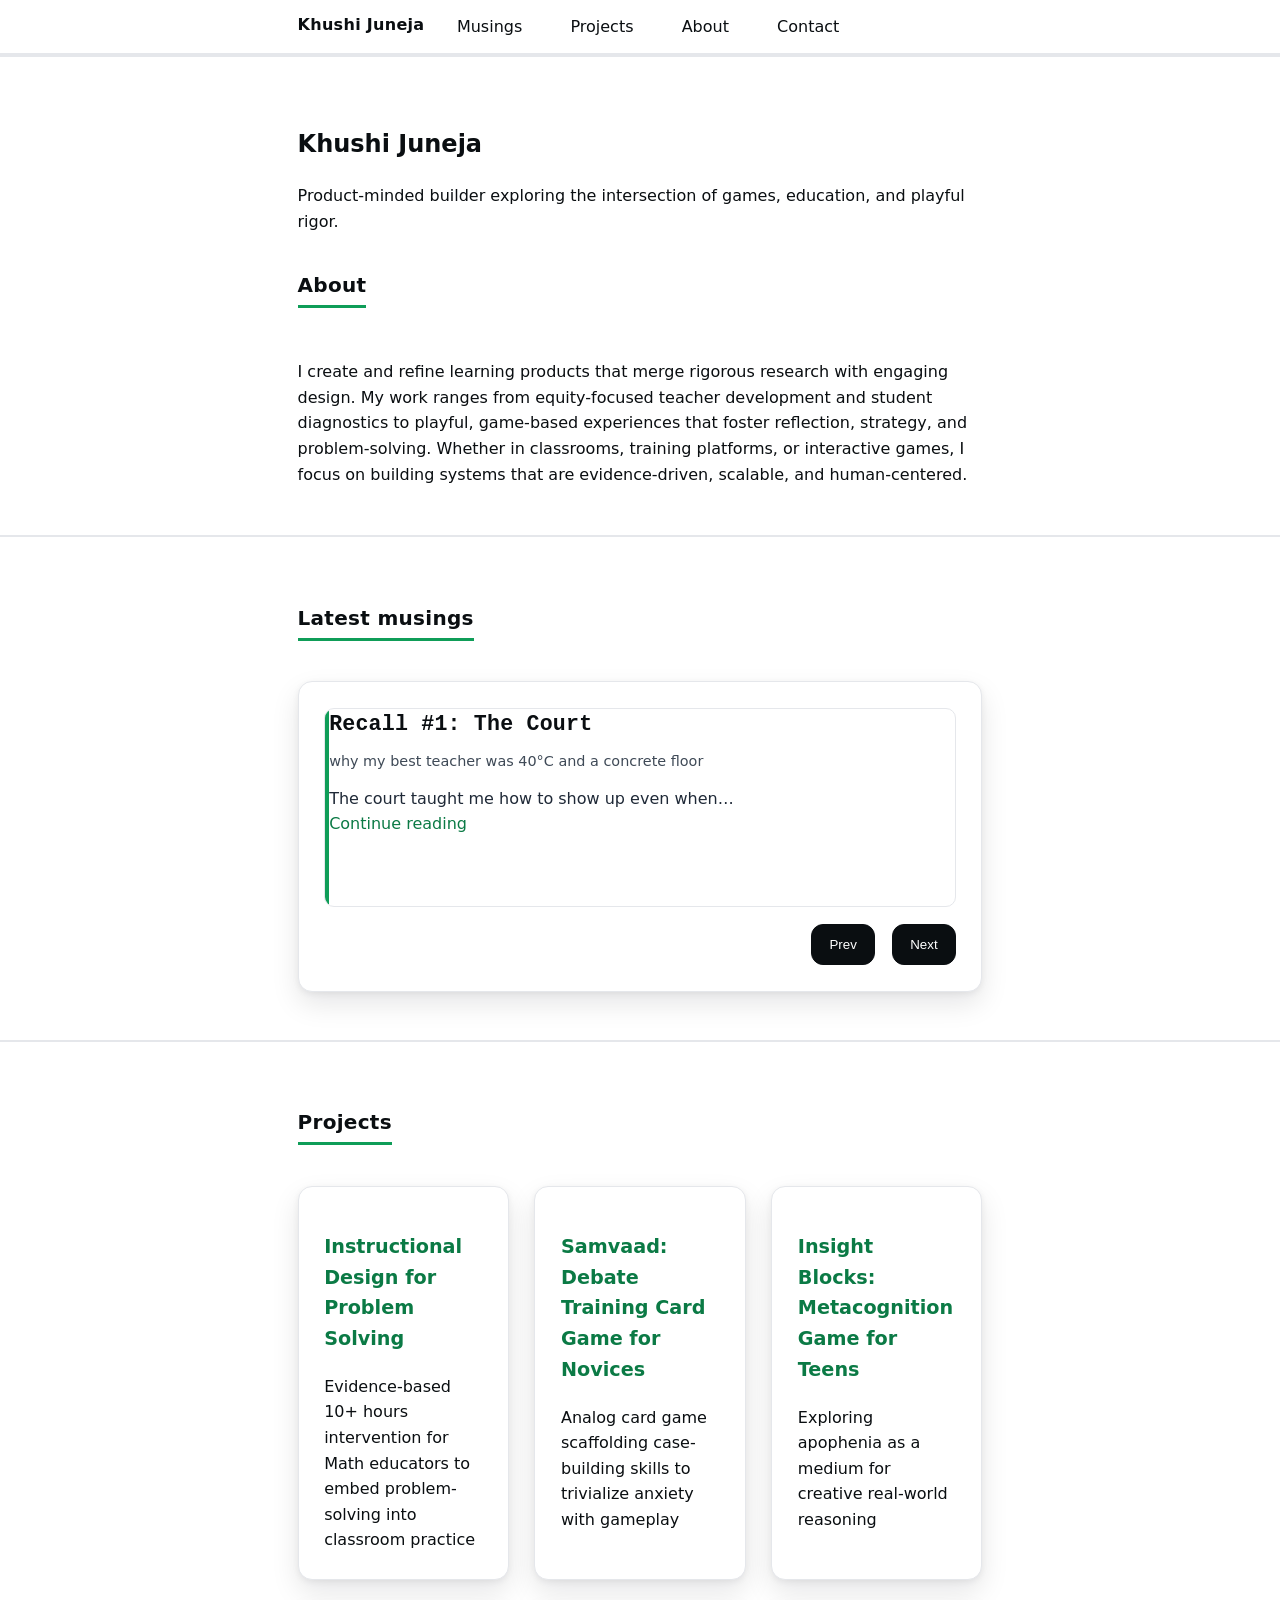
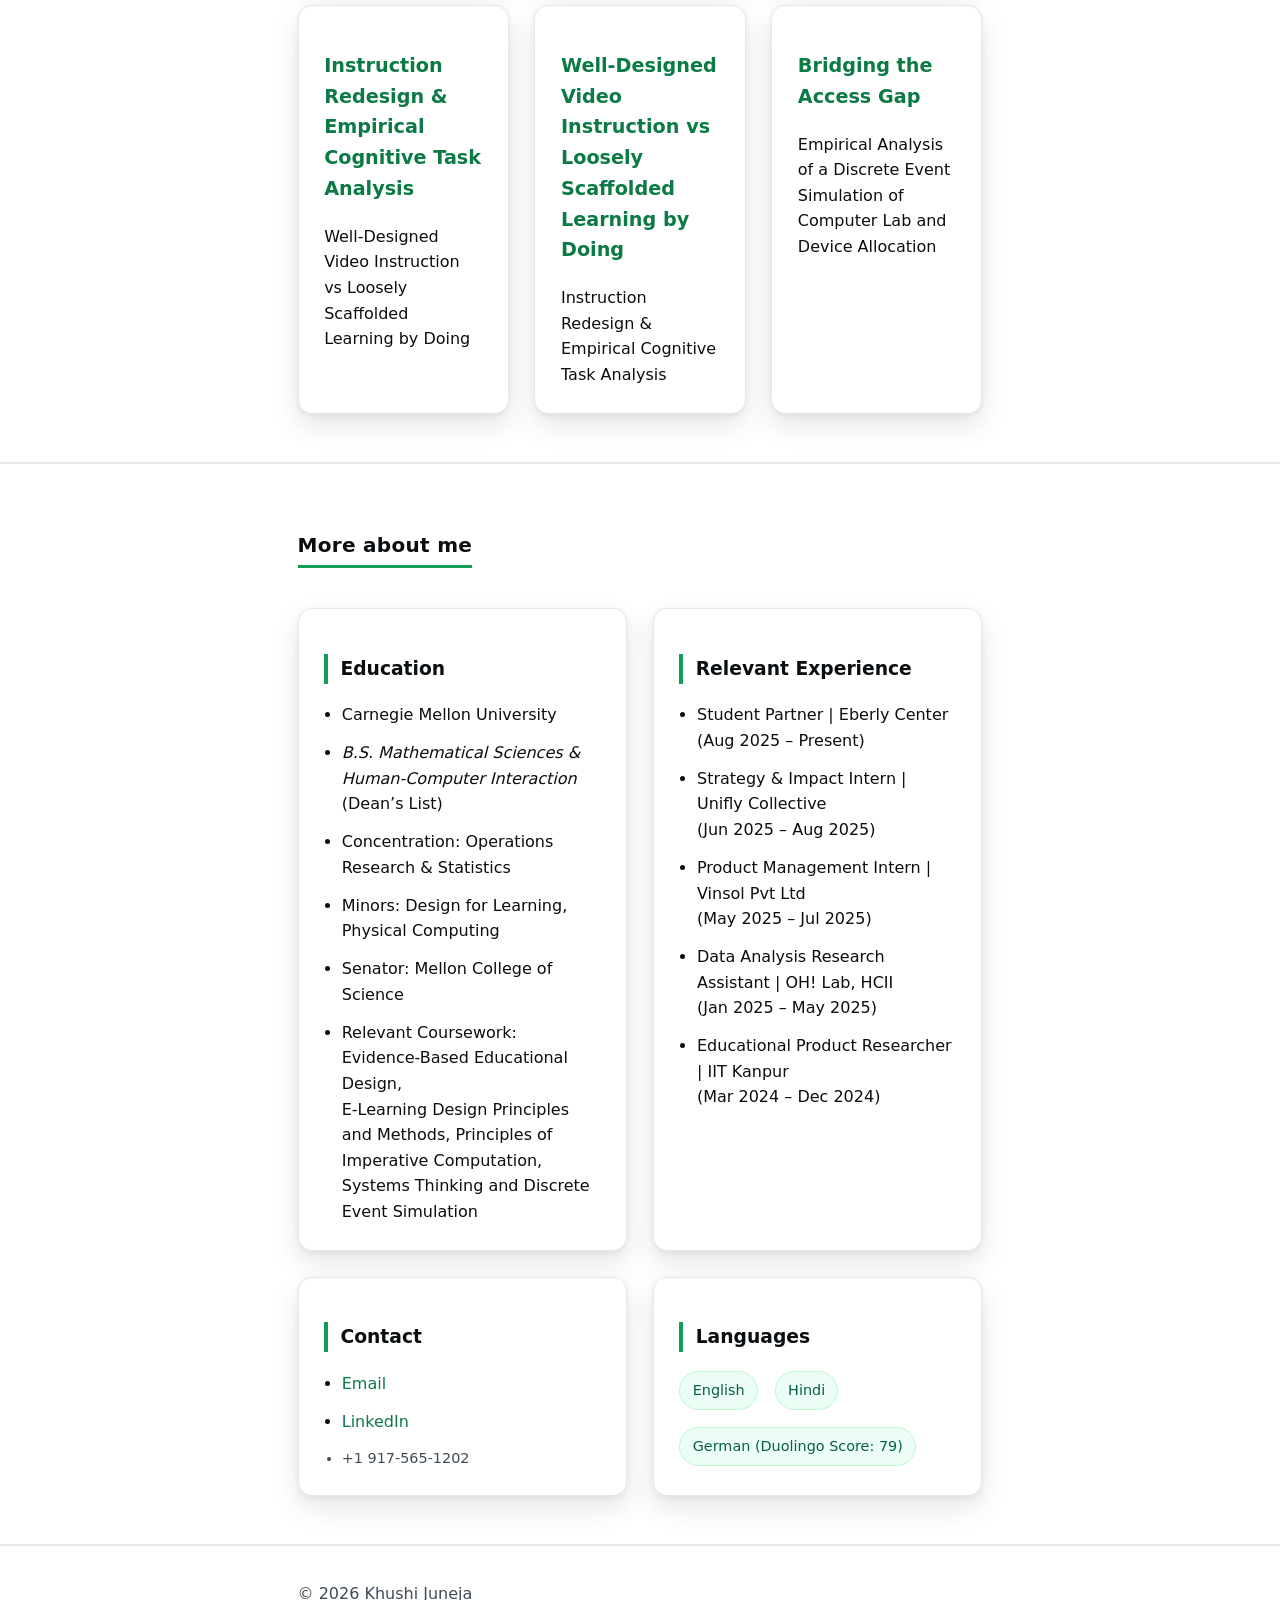
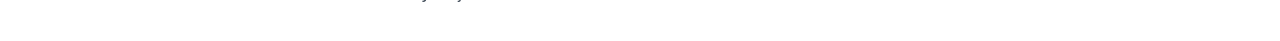
<file: index.html>
<!doctype html>
<html lang="en">
<head>
  <meta charset="utf-8" />
  <meta name="viewport" content="width=device-width, initial-scale=1" />
  <title>Khushi Juneja</title>
  <meta name="theme-color" content="#0f172a" />
  <meta property="og:title" content="Khushi Juneja" />
  <meta property="og:type" content="website" />
  <meta property="og:image" content="data:image/svg+xml,<svg xmlns='http://www.w3.org/2000/svg' width='1200' height='630'><rect width='100%25' height='100%25' fill='%2318243a'/><text x='50%25' y='50%25' dominant-baseline='middle' text-anchor='middle' fill='white' font-family='system-ui, -apple-system, Segoe UI, Roboto, Helvetica, Arial, sans-serif' font-size='48'>Khushi Juneja – Portfolio</text></svg>" />
  <link rel="icon" href="data:image/svg+xml,<svg xmlns='http://www.w3.org/2000/svg' viewBox='0 0 16 16'><rect width='16' height='16' rx='3' fill='%2318243a'/><text x='8' y='11' text-anchor='middle' font-size='10' fill='white' font-family='system-ui'>KJ</text></svg>">
  <link rel="stylesheet" href="style.css" />
</head>
<body id="top">
  <a class="skip-link" href="#main">Skip to content</a>

  <header class="site-header" role="banner">
    <div class="wrap cluster">
      <a class="brand" href="#top" aria-label="Home">Khushi Juneja</a>
      <nav aria-label="Primary" class="site-nav">
        <ul class="cluster">
          <li><a href="#musings">Musings</a></li>
          <li><a href="#projects">Projects</a></li>
          <li><a href="#about">About</a></li>
          <li><a href="#contact">Contact</a></li>
        </ul>
      </nav>
    </div>
  </header>

  <main id="main" tabindex="-1">
    <!-- Intro -->
    <section id="intro" class="section reveal" aria-labelledby="intro-title">
      <div class="wrap stack-lg">
        <header class="stack-sm">
          <h1 id="intro-title" class="site-title">Khushi Juneja</h1>
          <p class="tagline">
            Product-minded builder exploring the intersection of games, education, and playful rigor.
          </p>
        </header>
        <h2 class="section-label">
          About
        </h2>
        <p class="intro-text">
          I create and refine learning products that merge rigorous research with engaging design. My work ranges from equity-focused teacher development and student diagnostics to playful, game-based experiences that foster reflection, strategy, and problem-solving. Whether in classrooms, training platforms, or interactive games, I focus on building systems that are evidence-driven, scalable, and human-centered.        </p>
      </div>
    </section>

    <!-- Rotating Substack Posts -->
<section id="musings" class="section reveal" aria-labelledby="musings-title">
  <div class="wrap stack-md">
    <h2 id="musings-title" class="section-label">
      Latest musings
    </h2>

    <div class="carousel card" role="region" aria-label="Latest posts carousel">
      <div class="carousel-viewport" id="carousel-viewport" aria-live="polite">
        <ul class="carousel-track" id="carousel-track">
          <!-- Slides injected by script.js -->
        </ul>
      </div>

      <div class="carousel-controls cluster">
        <button type="button" class="btn" id="prev-btn" aria-label="Previous post">Prev</button>
        <button type="button" class="btn" id="next-btn" aria-label="Next post">Next</button>
      </div>
    </div>
  </div>
</section>

    <!-- Projects Grid (aligned to resume) -->
    <section id="projects" class="section reveal" aria-labelledby="projects-title">
      <div class="wrap stack-md">
        <h2 id="projects-title" class="section-label">
          Projects
        </h2>

        <div class="projects-grid">
          <article class="card project">
            <header class="stack-xs">
              <h3><a href="#" aria-describedby="p2-desc">Instructional Design for Problem Solving</a></h3>
            </header>
            <p>Evidence-based 10+ hours intervention for Math educators to embed problem-solving into classroom practice</p>
          </article>

          <article class="card project">
            <header class="stack-xs">
              <h3><a href="#" aria-describedby="p3-desc">Samvaad: Debate Training Card Game for Novices</a></h3>
            </header>
            <p>Analog card game scaffolding case-building skills to trivialize anxiety with gameplay</p>
          </article>

          <article class="card project">
            <header class="stack-xs">
              <h3><a href="#" aria-describedby="p4-desc">Insight Blocks: Metacognition Game for Teens</a></h3>
            </header>
            <p>Exploring apophenia as a medium for creative real-world reasoning</p>
          </article>
          
          <article class="card project">
            <header class="stack-xs">
              <h3><a href="#" aria-describedby="p3-desc">Instruction Redesign & Empirical Cognitive Task Analysis</a></h3>
            </header>
            <p>Well-Designed Video Instruction vs Loosely Scaffolded Learning by Doing</p>
          </article>

          <article class="card project">
            <header class="stack-xs">
              <h3><a href="#" aria-describedby="p3-desc">Well-Designed Video Instruction vs Loosely Scaffolded Learning by Doing</a></h3>
            </header>
            <p>Instruction Redesign & Empirical Cognitive Task Analysis</p>
          </article>
          
          <article class="card project">
            <header class="stack-xs">
              <h3><a href="#" aria-describedby="p3-desc">Bridging the Access Gap</a></h3>
            </header>
            <p>Empirical Analysis of a Discrete Event Simulation of Computer Lab and Device Allocation</p>
          </article>
        </div>
      </div>
    </section>

    <!-- About (In-depth) -->
    <section id="about" class="section reveal" aria-labelledby="about-title">
      <div class="wrap stack-md">
        <h2 id="about-title" class="section-label">
          More about me 
        </h2>

        <div class="about-grid">

          <section aria-labelledby="edu-title" class="card stack-sm">
            <h3 id="edu-title">Education</h3>
            <ul class="stack-xs">
              <li>Carnegie Mellon University</li>
              <li><i>B.S. Mathematical Sciences & Human-Computer Interaction</i> (Dean’s List)</li>
              <li>Concentration: Operations Research & Statistics</li>
              <li>Minors: Design for Learning, Physical Computing</li>
              <li>Senator: Mellon College of Science</li>
              <li>Relevant Coursework: <br> Evidence-Based Educational Design, <br> E-Learning Design Principles and Methods, Principles of Imperative Computation, Systems Thinking and Discrete Event Simulation
              </li>
              </ul>
          </section>

          <section aria-labelledby="resume-title" class="card stack-sm">
            <h3 id="resume-title">Relevant Experience</h3>
            <ul class="stack-xs">
              <li>Student Partner | Eberly Center <br> (Aug 2025 – Present)</li>
              <li>Strategy & Impact Intern | Unifly Collective <br>(Jun 2025 – Aug 2025)</li>
              <li>Product Management Intern | Vinsol Pvt Ltd <br>(May 2025 – Jul 2025)</li>
              <li>Data Analysis Research Assistant | OH! Lab, HCII <br>(Jan 2025 – May 2025)</li>
              <li>Educational Product Researcher | IIT Kanpur <br>(Mar 2024 – Dec 2024)</li>
            </ul>
          </section>

          <section id="contact" aria-labelledby="contact-title" class="card stack-sm">
            <h3 id="contact-title">Contact </h3>
            <ul class="stack-xs">
              <li><a class="link" href="mailto:kjuneja@andrew.cmu.edu">Email</a></li>
              <li><a class="link" href="https://www.linkedin.com/in/kj3010/" rel="noopener">LinkedIn</a></li>
              <li class="muted small">+1 917-565-1202</li>
            </ul>
          </section>
          
          <section aria-labelledby="lang-title" class="card stack-sm">
            <h3 id="lang-title">Languages</h3>
            <ul class="cluster tags">
              <li>English</li><li>Hindi</li><li>German (Duolingo Score: 79)</li>
            </ul>
          </section>

        </div>
      </div>
    </section>
  </main>

  <footer class="site-footer">
    <div class="wrap cluster">
      <p>© <span id="year"></span> Khushi Juneja</p>
    </div>
  </footer>

  <script src="script.js" defer></script>
<script id="posts-data" type="application/json">
[
  {
    "title": "Recall #1: The Court",
    "subtitle": "why my best teacher was 40°C and a concrete floor",
    "excerpt": "The court taught me how to show up even when I did not feel like it. How to lose and still come back. How to listen, recover, and adjust mid-play. It was school without walls. Learning that lived in my body and stayed with me long after the game ended. The court taught me more than any classroom ever had.",
    "url": "https://recallprotocol.substack.com/p/recall-1-the-court"
  },
  {
    "title": "Protocol #1: No Questions Asked",
    "subtitle": "because in some rooms, certainty offends more than hesitation does",
    "excerpt": "And in those moments, I’m caught between two logics. One that says trust should be quiet. And one that says trust must be demonstrated through performance. Neither is wrong. But they operate on different rules.",
    "url": "https://recallprotocol.substack.com/p/protocol-1-no-questions-asked"
  },
  {
    "title": "Recall #2: Cinnamon",
    "subtitle": "seasoning new beginnings with old flavours.",
    "excerpt": "My sister said I treat recipes like math homework, but I wasn’t trying to be inventive. I just wanted something to feel predictable.",
    "url": "https://recallprotocol.substack.com/p/recall-2-cinnamon"
  },
  {
    "title": "Protocol #2: Messy Makings of Morality",
    "subtitle": "what we teach in learning about the rights of wrongs",
    "excerpt": "What emerges is a hidden curriculum. One that teaches students not just how to behave, but how to perform goodness in a way that is legible, non-threatening, and socially acceptable.",
    "url": "https://recallprotocol.substack.com/p/protocol-1-messy-makings-of-morality"
  }
]
</script>
</body>
</html>
</file>
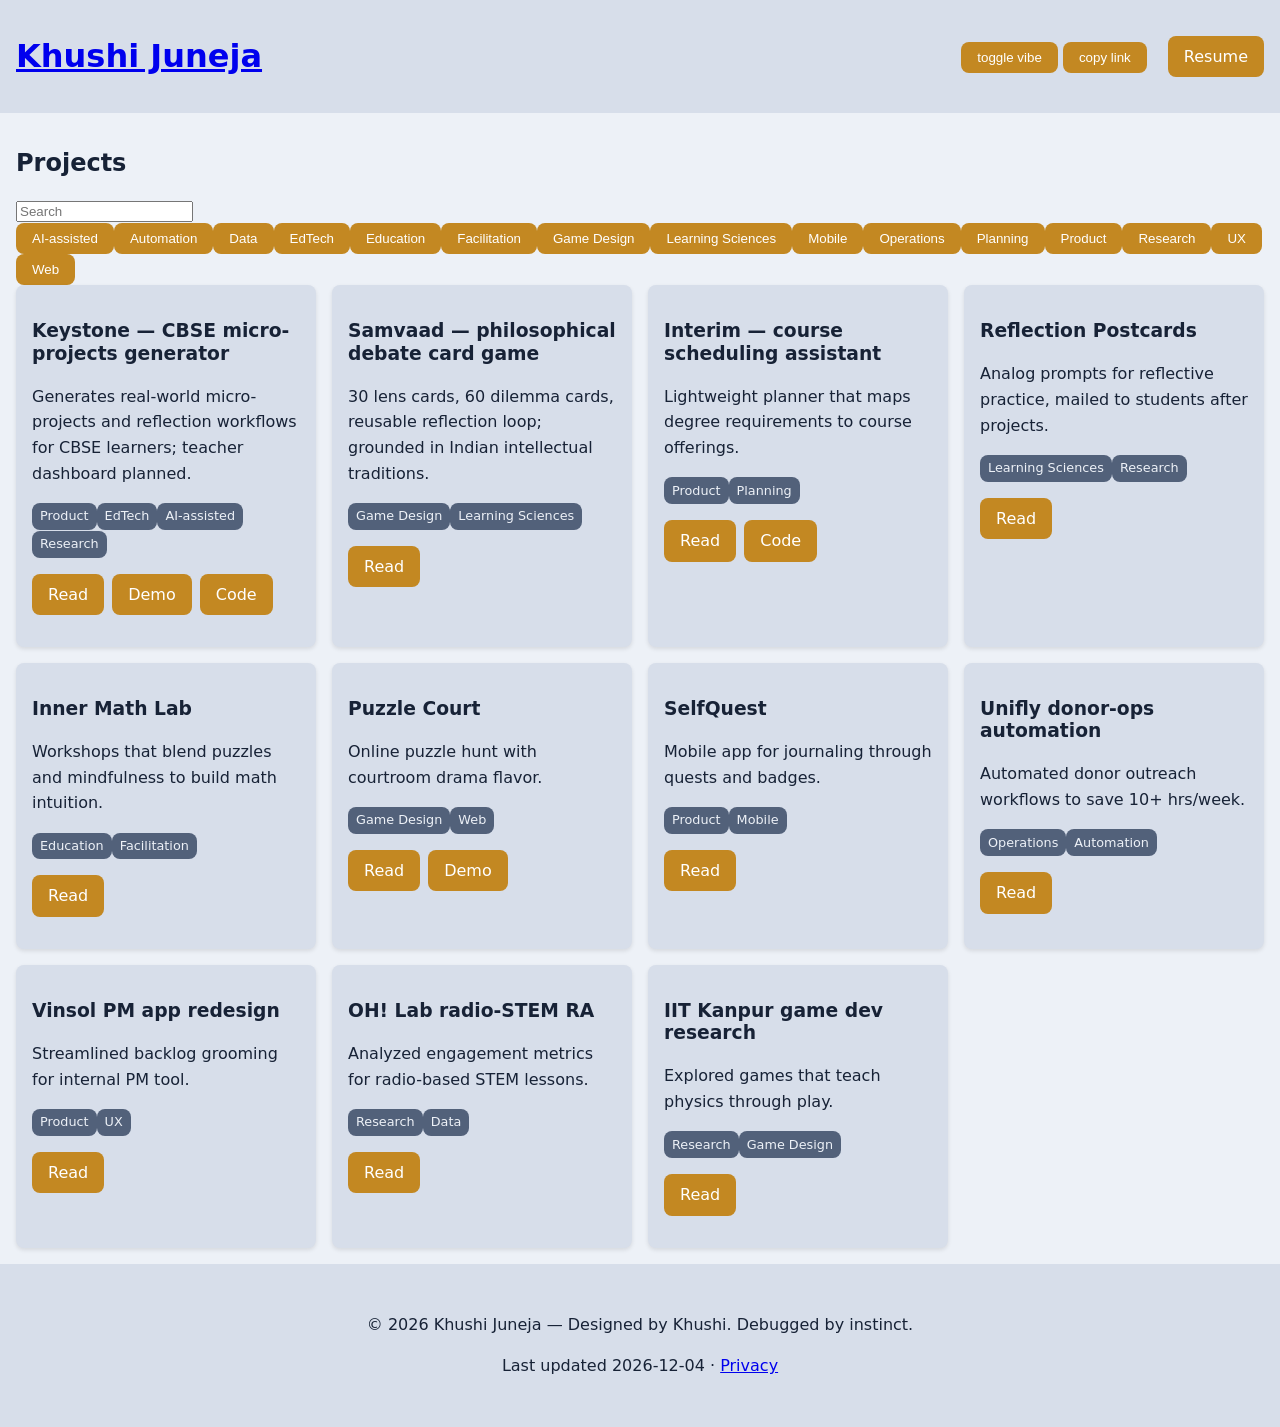
<file: projects/index.html>
<!doctype html>
<html lang="en">
<head>
<meta charset="utf-8">
<title>Projects — Khushi Juneja</title>
<meta name="viewport" content="width=device-width, initial-scale=1">
<meta name="description" content="Project work by Khushi Juneja">
<link rel="canonical" href="https://frazzled-kj.github.io/projects/">
<link rel="icon" href="/assets/favicon.svg" type="image/svg+xml">
<link rel="stylesheet" href="/assets/styles.css">
<meta property="og:title" content="Projects — Khushi Juneja">
<meta property="og:description" content="Project work by Khushi Juneja">
<meta property="og:image" content="/assets/og.svg">
</head>
<body>
<a class="skip-link" href="#main">Skip to content</a>
<header>
  <h1><a href="/">Khushi Juneja</a></h1>
  <div class="nav-links">
    <button id="vibe-btn" class="vibe-toggle" aria-label="toggle vibe">toggle vibe</button>
    <button id="copy-vibe" aria-label="copy theme link">copy link</button><span id="copy-confirm" aria-live="polite"></span>
    <a href="#" class="button">Resume</a>
  </div>
</header>
<main id="main">
  <h2>Projects</h2>
  <div class="filters">
    <input id="search" type="search" placeholder="Search" aria-label="search projects">
    <div id="tag-filters"></div>
  </div>
  <div id="all-projects" class="grid projects">
    <article class="card"><h3>Keystone</h3><p>CBSE micro-projects generator.</p></article>
    <article class="card"><h3>Samvaad</h3><p>philosophical debate card game.</p></article>
  </div>
</main>
<footer>
  <p>&copy; <span id="year"></span> Khushi Juneja — Designed by Khushi. Debugged by instinct.</p>
  <p>Last updated <span id="last-updated"></span> · <a href="#">Privacy</a></p>
</footer>
<script src="/assets/app.js" defer></script>
<script>document.getElementById('year').textContent=new Date().getFullYear();</script>
</body>
</html>
</file>
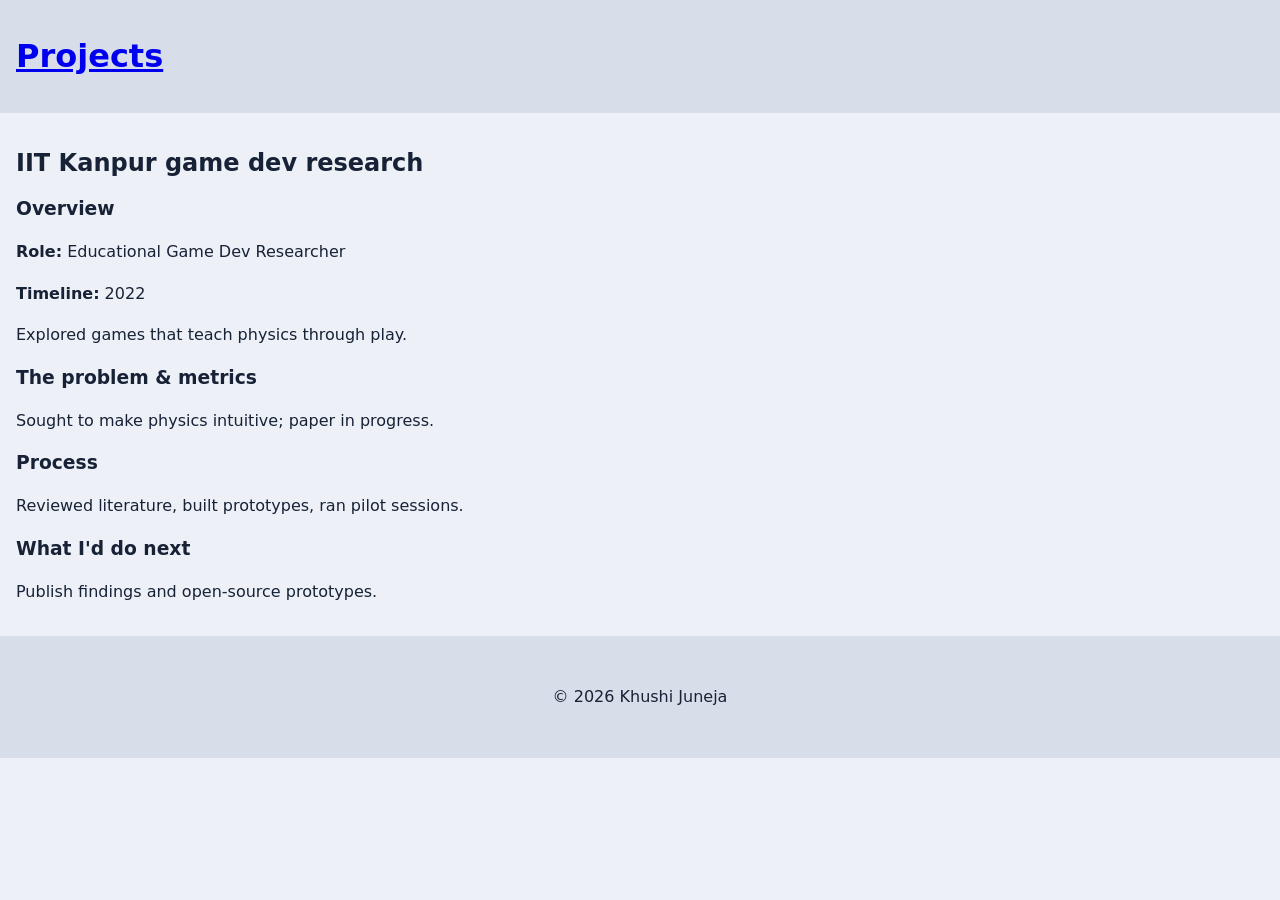
<file: projects/iitk-game-dev/index.html>
<!doctype html>
<html lang="en">
<head>
<meta charset="utf-8">
<title>IIT Kanpur game dev — Khushi Juneja</title>
<meta name="viewport" content="width=device-width, initial-scale=1">
<meta name="description" content="IIT Kanpur game dev research">
<link rel="icon" href="/assets/favicon.svg" type="image/svg+xml">
<link rel="stylesheet" href="/assets/styles.css">
</head>
<body>
<a class="skip-link" href="#main">Skip to content</a>
<header><h1><a href="/projects/">Projects</a></h1></header>
<main id="main">
  <article>
    <h2>IIT Kanpur game dev research</h2>
    <section>
      <h3>Overview</h3>
      <p><strong>Role:</strong> Educational Game Dev Researcher</p>
      <p><strong>Timeline:</strong> 2022</p>
      <p>Explored games that teach physics through play.</p>
    </section>
    <section>
      <h3>The problem & metrics</h3>
      <p>Sought to make physics intuitive; paper in progress.</p>
    </section>
    <section>
      <h3>Process</h3>
      <p>Reviewed literature, built prototypes, ran pilot sessions.</p>
    </section>
    <section>
      <h3>What I'd do next</h3>
      <p>Publish findings and open-source prototypes.</p>
    </section>
  </article>
</main>
<footer><p>&copy; <span id="year"></span> Khushi Juneja</p></footer>
<script src="/assets/app.js" defer></script>
<script>document.getElementById('year').textContent=new Date().getFullYear();</script>
</body>
</html>
</file>
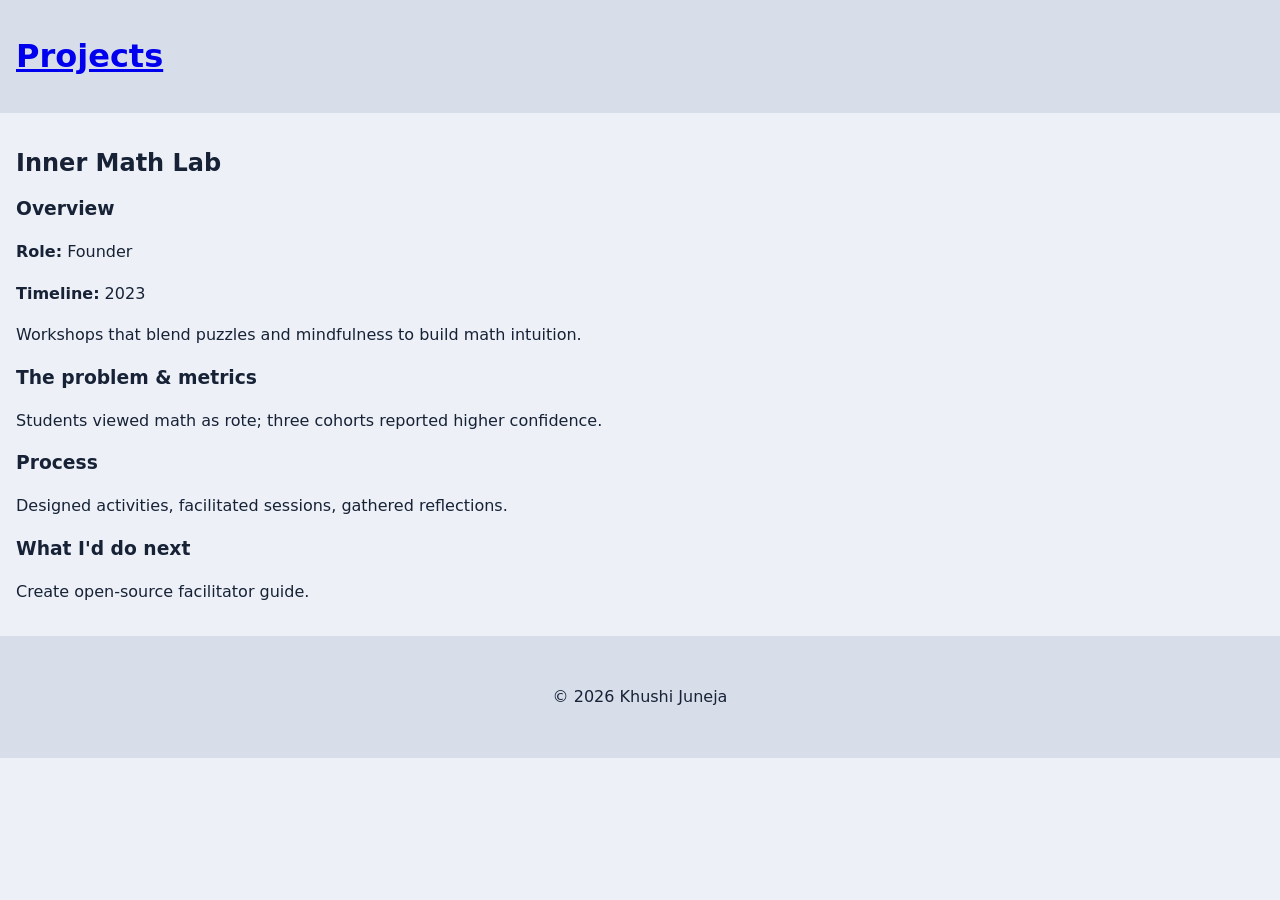
<file: projects/inner-math-lab/index.html>
<!doctype html>
<html lang="en">
<head>
<meta charset="utf-8">
<title>Inner Math Lab — Khushi Juneja</title>
<meta name="viewport" content="width=device-width, initial-scale=1">
<meta name="description" content="Inner Math Lab">
<link rel="icon" href="/assets/favicon.svg" type="image/svg+xml">
<link rel="stylesheet" href="/assets/styles.css">
</head>
<body>
<a class="skip-link" href="#main">Skip to content</a>
<header><h1><a href="/projects/">Projects</a></h1></header>
<main id="main">
  <article>
    <h2>Inner Math Lab</h2>
    <section>
      <h3>Overview</h3>
      <p><strong>Role:</strong> Founder</p>
      <p><strong>Timeline:</strong> 2023</p>
      <p>Workshops that blend puzzles and mindfulness to build math intuition.</p>
    </section>
    <section>
      <h3>The problem & metrics</h3>
      <p>Students viewed math as rote; three cohorts reported higher confidence.</p>
    </section>
    <section>
      <h3>Process</h3>
      <p>Designed activities, facilitated sessions, gathered reflections.</p>
    </section>
    <section>
      <h3>What I'd do next</h3>
      <p>Create open-source facilitator guide.</p>
    </section>
  </article>
</main>
<footer><p>&copy; <span id="year"></span> Khushi Juneja</p></footer>
<script src="/assets/app.js" defer></script>
<script>document.getElementById('year').textContent=new Date().getFullYear();</script>
</body>
</html>
</file>
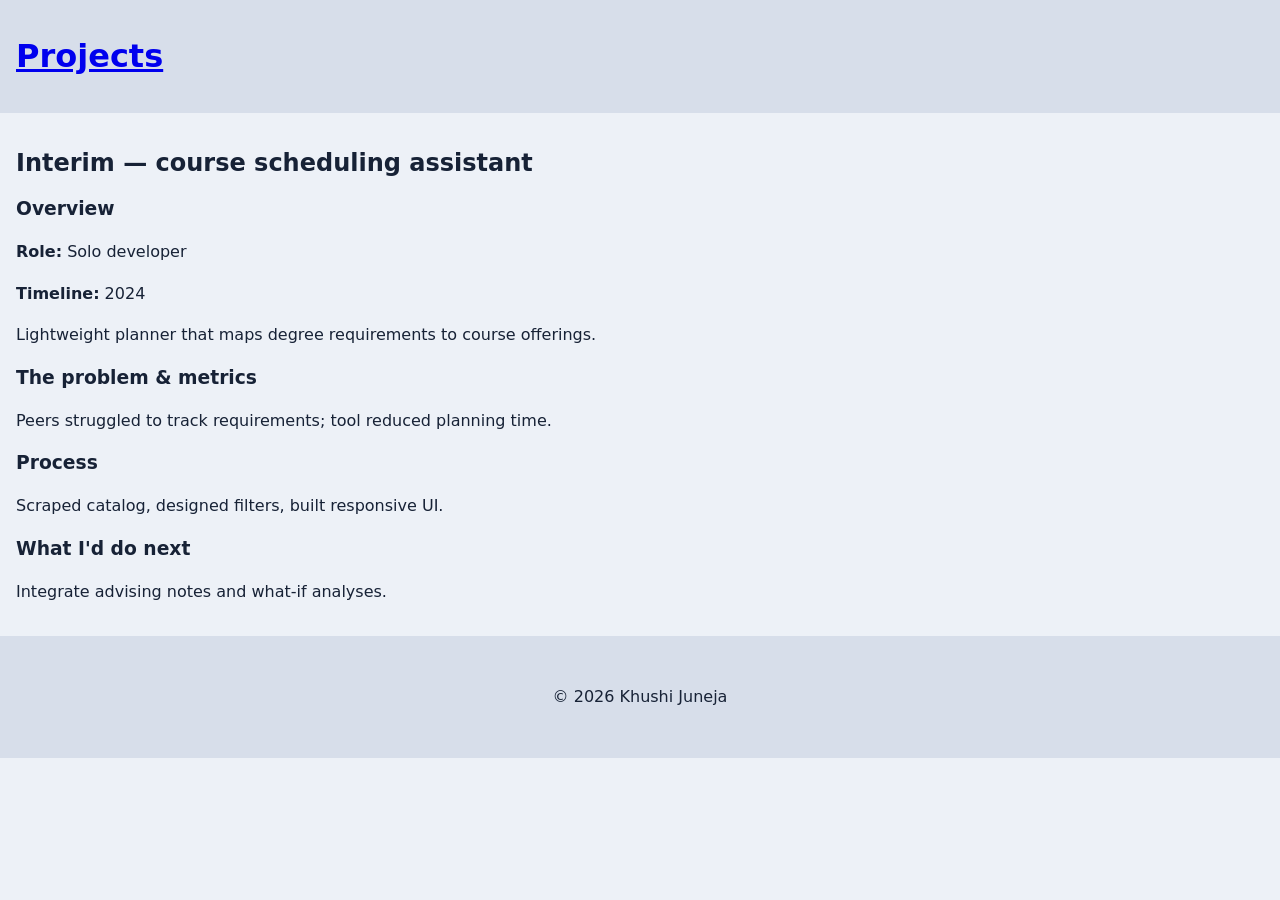
<file: projects/interim/index.html>
<!doctype html>
<html lang="en">
<head>
<meta charset="utf-8">
<title>Interim — Khushi Juneja</title>
<meta name="viewport" content="width=device-width, initial-scale=1">
<meta name="description" content="Interim — course scheduling assistant">
<link rel="icon" href="/assets/favicon.svg" type="image/svg+xml">
<link rel="stylesheet" href="/assets/styles.css">
</head>
<body>
<a class="skip-link" href="#main">Skip to content</a>
<header><h1><a href="/projects/">Projects</a></h1></header>
<main id="main">
  <article>
    <h2>Interim — course scheduling assistant</h2>
    <section>
      <h3>Overview</h3>
      <p><strong>Role:</strong> Solo developer</p>
      <p><strong>Timeline:</strong> 2024</p>
      <p>Lightweight planner that maps degree requirements to course offerings.</p>
    </section>
    <section>
      <h3>The problem & metrics</h3>
      <p>Peers struggled to track requirements; tool reduced planning time.</p>
    </section>
    <section>
      <h3>Process</h3>
      <p>Scraped catalog, designed filters, built responsive UI.</p>
    </section>
    <section>
      <h3>What I'd do next</h3>
      <p>Integrate advising notes and what-if analyses.</p>
    </section>
  </article>
</main>
<footer><p>&copy; <span id="year"></span> Khushi Juneja</p></footer>
<script src="/assets/app.js" defer></script>
<script>document.getElementById('year').textContent=new Date().getFullYear();</script>
</body>
</html>
</file>
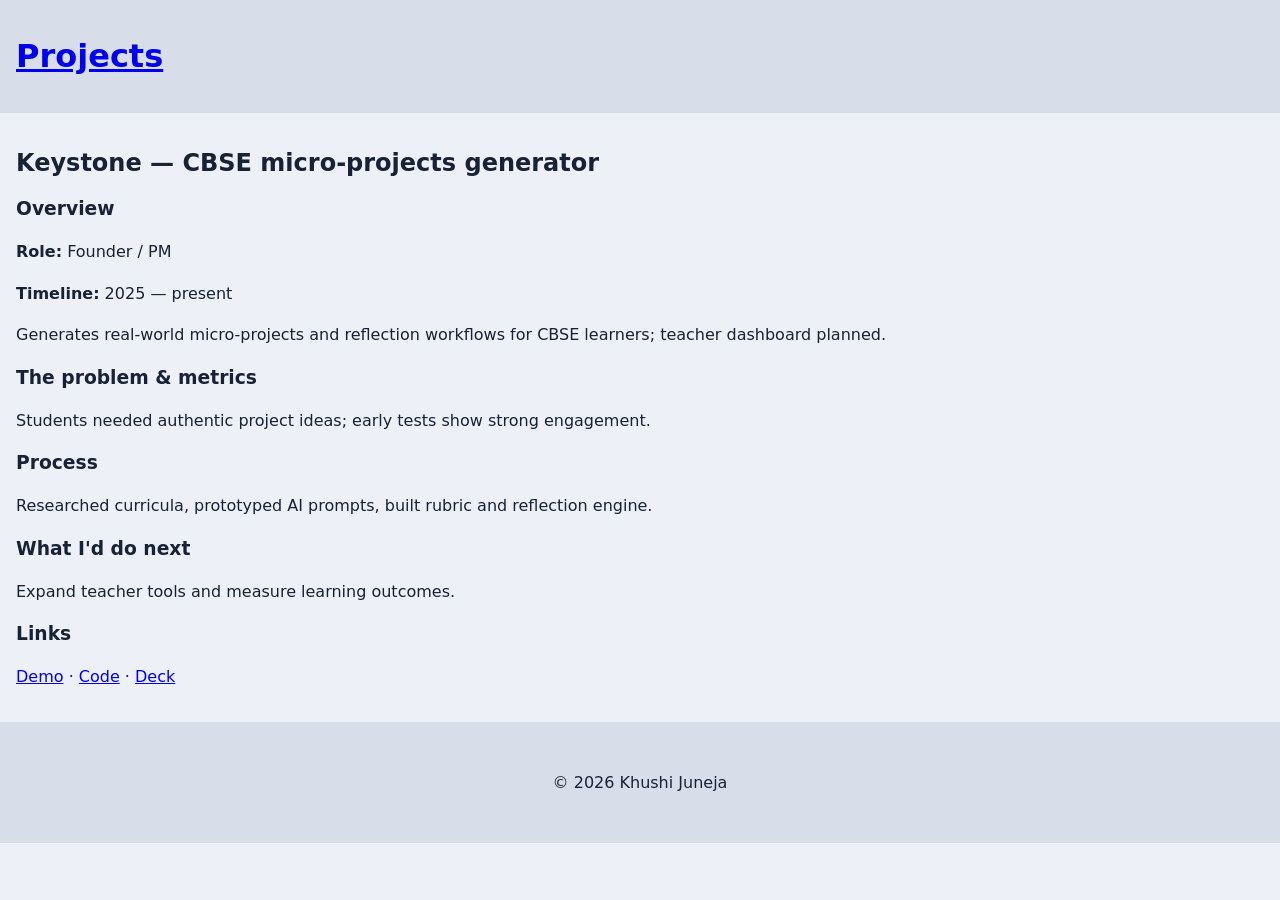
<file: projects/keystone/index.html>
<!doctype html>
<html lang="en">
<head>
<meta charset="utf-8">
<title>Keystone — Khushi Juneja</title>
<meta name="viewport" content="width=device-width, initial-scale=1">
<meta name="description" content="Keystone — CBSE micro-projects generator">
<link rel="icon" href="/assets/favicon.svg" type="image/svg+xml">
<link rel="stylesheet" href="/assets/styles.css">
</head>
<body>
<a class="skip-link" href="#main">Skip to content</a>
<header><h1><a href="/projects/">Projects</a></h1></header>
<main id="main">
  <article>
    <h2>Keystone — CBSE micro-projects generator</h2>
    <section>
      <h3>Overview</h3>
      <p><strong>Role:</strong> Founder / PM</p>
      <p><strong>Timeline:</strong> 2025 — present</p>
      <p>Generates real-world micro-projects and reflection workflows for CBSE learners; teacher dashboard planned.</p>
    </section>
    <section>
      <h3>The problem & metrics</h3>
      <p>Students needed authentic project ideas; early tests show strong engagement.</p>
    </section>
    <section>
      <h3>Process</h3>
      <p>Researched curricula, prototyped AI prompts, built rubric and reflection engine.</p>
    </section>
    <section>
      <h3>What I'd do next</h3>
      <p>Expand teacher tools and measure learning outcomes.</p>
    </section>
    <section>
      <h3>Links</h3>
      <p><a href="#">Demo</a> · <a href="#">Code</a> · <a href="#">Deck</a></p>
    </section>
  </article>
</main>
<footer>
  <p>&copy; <span id="year"></span> Khushi Juneja</p>
</footer>
<script src="/assets/app.js" defer></script>
<script>document.getElementById('year').textContent=new Date().getFullYear();</script>
</body>
</html>
</file>
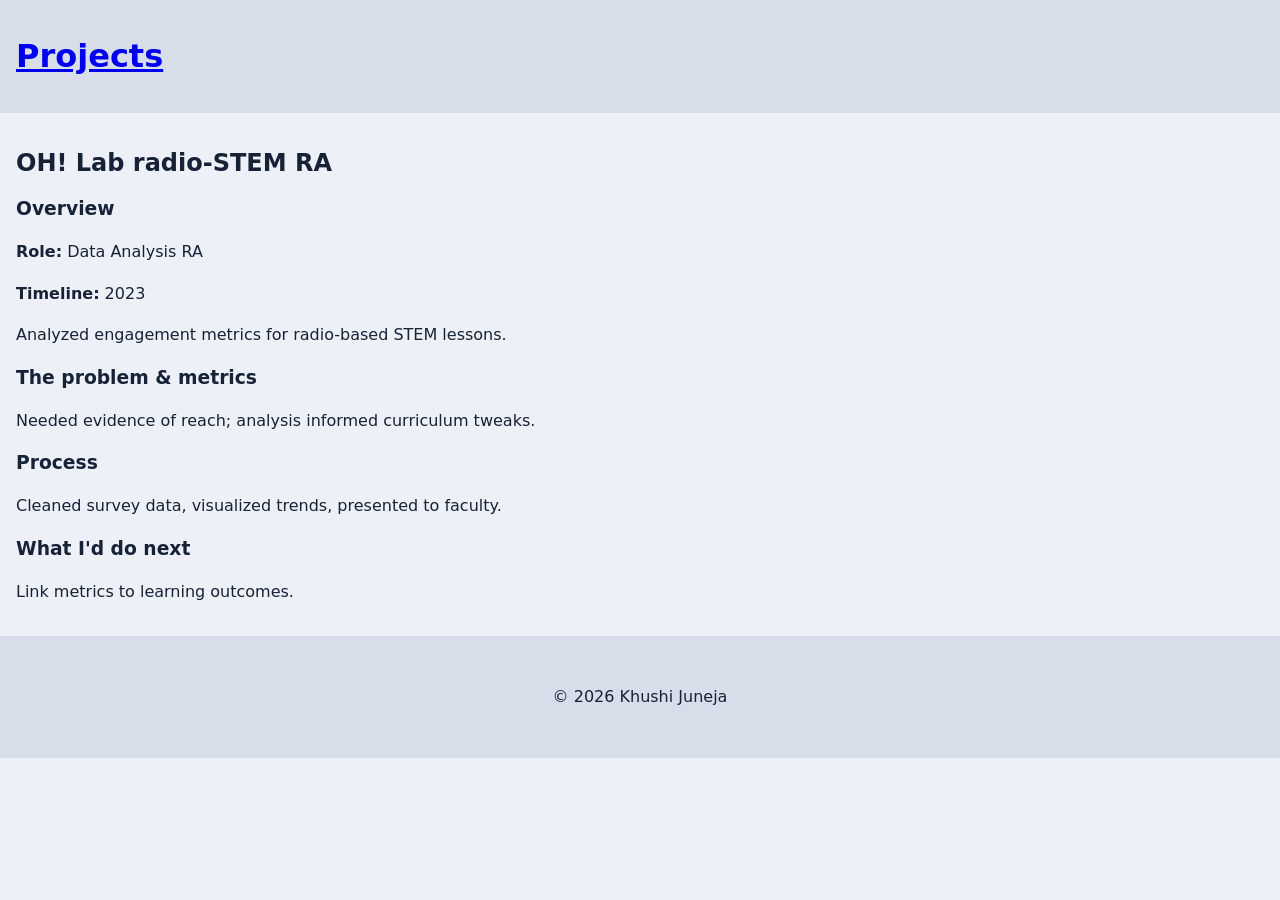
<file: projects/oh-lab-ra/index.html>
<!doctype html>
<html lang="en">
<head>
<meta charset="utf-8">
<title>OH! Lab RA — Khushi Juneja</title>
<meta name="viewport" content="width=device-width, initial-scale=1">
<meta name="description" content="OH! Lab radio-STEM RA">
<link rel="icon" href="/assets/favicon.svg" type="image/svg+xml">
<link rel="stylesheet" href="/assets/styles.css">
</head>
<body>
<a class="skip-link" href="#main">Skip to content</a>
<header><h1><a href="/projects/">Projects</a></h1></header>
<main id="main">
  <article>
    <h2>OH! Lab radio-STEM RA</h2>
    <section>
      <h3>Overview</h3>
      <p><strong>Role:</strong> Data Analysis RA</p>
      <p><strong>Timeline:</strong> 2023</p>
      <p>Analyzed engagement metrics for radio-based STEM lessons.</p>
    </section>
    <section>
      <h3>The problem & metrics</h3>
      <p>Needed evidence of reach; analysis informed curriculum tweaks.</p>
    </section>
    <section>
      <h3>Process</h3>
      <p>Cleaned survey data, visualized trends, presented to faculty.</p>
    </section>
    <section>
      <h3>What I'd do next</h3>
      <p>Link metrics to learning outcomes.</p>
    </section>
  </article>
</main>
<footer><p>&copy; <span id="year"></span> Khushi Juneja</p></footer>
<script src="/assets/app.js" defer></script>
<script>document.getElementById('year').textContent=new Date().getFullYear();</script>
</body>
</html>
</file>
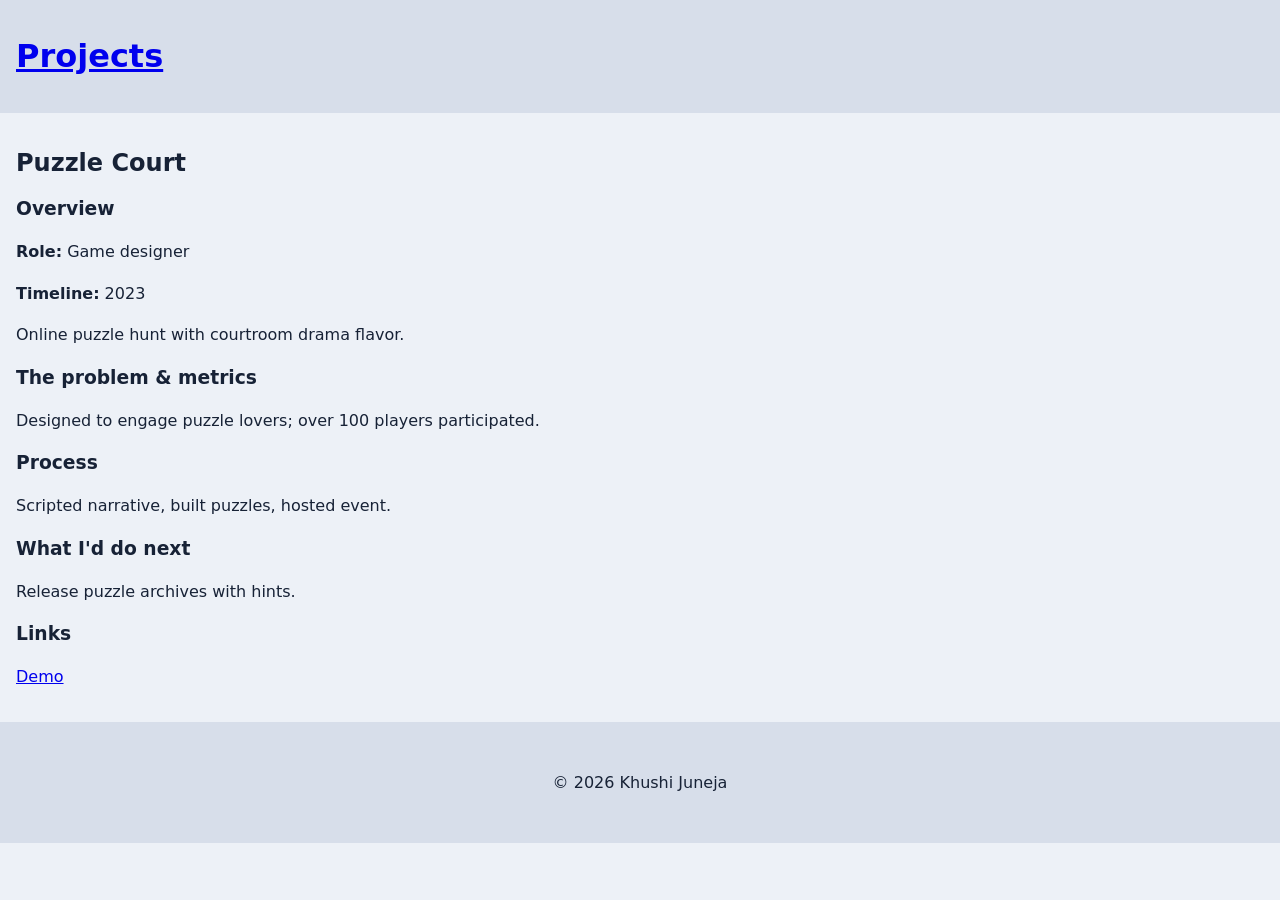
<file: projects/puzzle-court/index.html>
<!doctype html>
<html lang="en">
<head>
<meta charset="utf-8">
<title>Puzzle Court — Khushi Juneja</title>
<meta name="viewport" content="width=device-width, initial-scale=1">
<meta name="description" content="Puzzle Court">
<link rel="icon" href="/assets/favicon.svg" type="image/svg+xml">
<link rel="stylesheet" href="/assets/styles.css">
</head>
<body>
<a class="skip-link" href="#main">Skip to content</a>
<header><h1><a href="/projects/">Projects</a></h1></header>
<main id="main">
  <article>
    <h2>Puzzle Court</h2>
    <section>
      <h3>Overview</h3>
      <p><strong>Role:</strong> Game designer</p>
      <p><strong>Timeline:</strong> 2023</p>
      <p>Online puzzle hunt with courtroom drama flavor.</p>
    </section>
    <section>
      <h3>The problem & metrics</h3>
      <p>Designed to engage puzzle lovers; over 100 players participated.</p>
    </section>
    <section>
      <h3>Process</h3>
      <p>Scripted narrative, built puzzles, hosted event.</p>
    </section>
    <section>
      <h3>What I'd do next</h3>
      <p>Release puzzle archives with hints.</p>
    </section>
    <section>
      <h3>Links</h3>
      <p><a href="#">Demo</a></p>
    </section>
  </article>
</main>
<footer><p>&copy; <span id="year"></span> Khushi Juneja</p></footer>
<script src="/assets/app.js" defer></script>
<script>document.getElementById('year').textContent=new Date().getFullYear();</script>
</body>
</html>
</file>
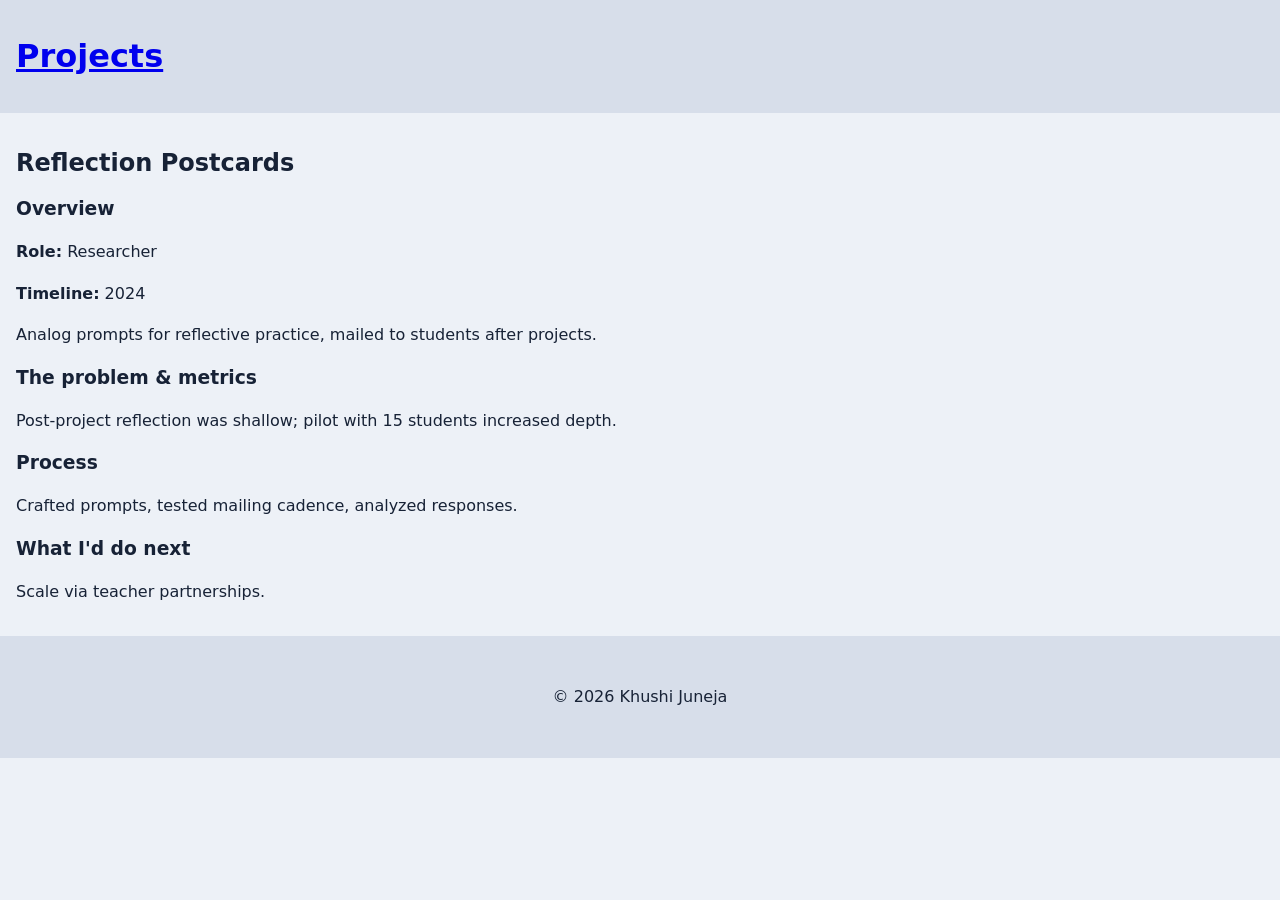
<file: projects/reflection-postcards/index.html>
<!doctype html>
<html lang="en">
<head>
<meta charset="utf-8">
<title>Reflection Postcards — Khushi Juneja</title>
<meta name="viewport" content="width=device-width, initial-scale=1">
<meta name="description" content="Reflection Postcards">
<link rel="icon" href="/assets/favicon.svg" type="image/svg+xml">
<link rel="stylesheet" href="/assets/styles.css">
</head>
<body>
<a class="skip-link" href="#main">Skip to content</a>
<header><h1><a href="/projects/">Projects</a></h1></header>
<main id="main">
  <article>
    <h2>Reflection Postcards</h2>
    <section>
      <h3>Overview</h3>
      <p><strong>Role:</strong> Researcher</p>
      <p><strong>Timeline:</strong> 2024</p>
      <p>Analog prompts for reflective practice, mailed to students after projects.</p>
    </section>
    <section>
      <h3>The problem & metrics</h3>
      <p>Post-project reflection was shallow; pilot with 15 students increased depth.</p>
    </section>
    <section>
      <h3>Process</h3>
      <p>Crafted prompts, tested mailing cadence, analyzed responses.</p>
    </section>
    <section>
      <h3>What I'd do next</h3>
      <p>Scale via teacher partnerships.</p>
    </section>
  </article>
</main>
<footer><p>&copy; <span id="year"></span> Khushi Juneja</p></footer>
<script src="/assets/app.js" defer></script>
<script>document.getElementById('year').textContent=new Date().getFullYear();</script>
</body>
</html>
</file>
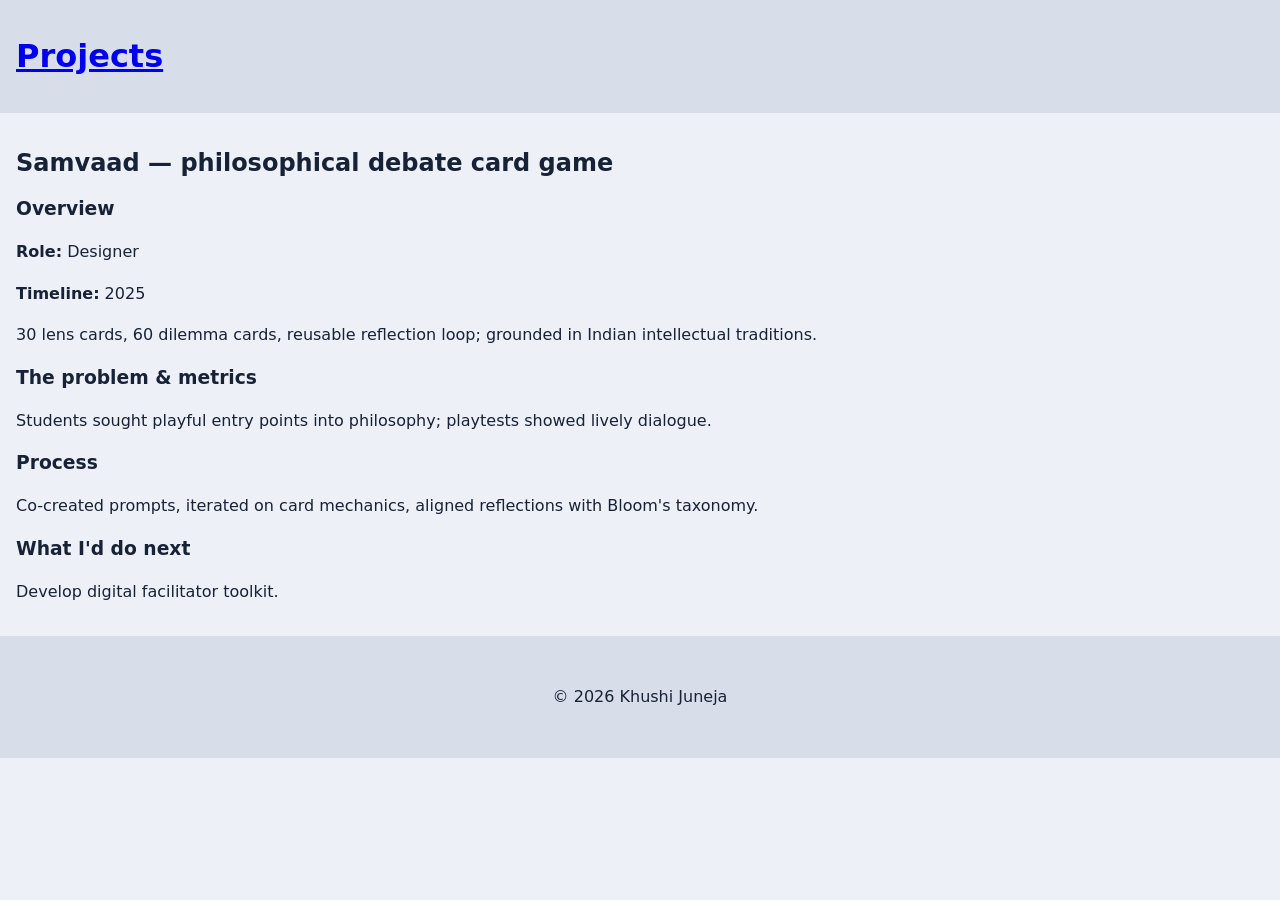
<file: projects/samvaad/index.html>
<!doctype html>
<html lang="en">
<head>
<meta charset="utf-8">
<title>Samvaad — Khushi Juneja</title>
<meta name="viewport" content="width=device-width, initial-scale=1">
<meta name="description" content="Samvaad — philosophical debate card game">
<link rel="icon" href="/assets/favicon.svg" type="image/svg+xml">
<link rel="stylesheet" href="/assets/styles.css">
</head>
<body>
<a class="skip-link" href="#main">Skip to content</a>
<header><h1><a href="/projects/">Projects</a></h1></header>
<main id="main">
  <article>
    <h2>Samvaad — philosophical debate card game</h2>
    <section>
      <h3>Overview</h3>
      <p><strong>Role:</strong> Designer</p>
      <p><strong>Timeline:</strong> 2025</p>
      <p>30 lens cards, 60 dilemma cards, reusable reflection loop; grounded in Indian intellectual traditions.</p>
    </section>
    <section>
      <h3>The problem & metrics</h3>
      <p>Students sought playful entry points into philosophy; playtests showed lively dialogue.</p>
    </section>
    <section>
      <h3>Process</h3>
      <p>Co-created prompts, iterated on card mechanics, aligned reflections with Bloom's taxonomy.</p>
    </section>
    <section>
      <h3>What I'd do next</h3>
      <p>Develop digital facilitator toolkit.</p>
    </section>
  </article>
</main>
<footer>
  <p>&copy; <span id="year"></span> Khushi Juneja</p>
</footer>
<script src="/assets/app.js" defer></script>
<script>document.getElementById('year').textContent=new Date().getFullYear();</script>
</body>
</html>
</file>
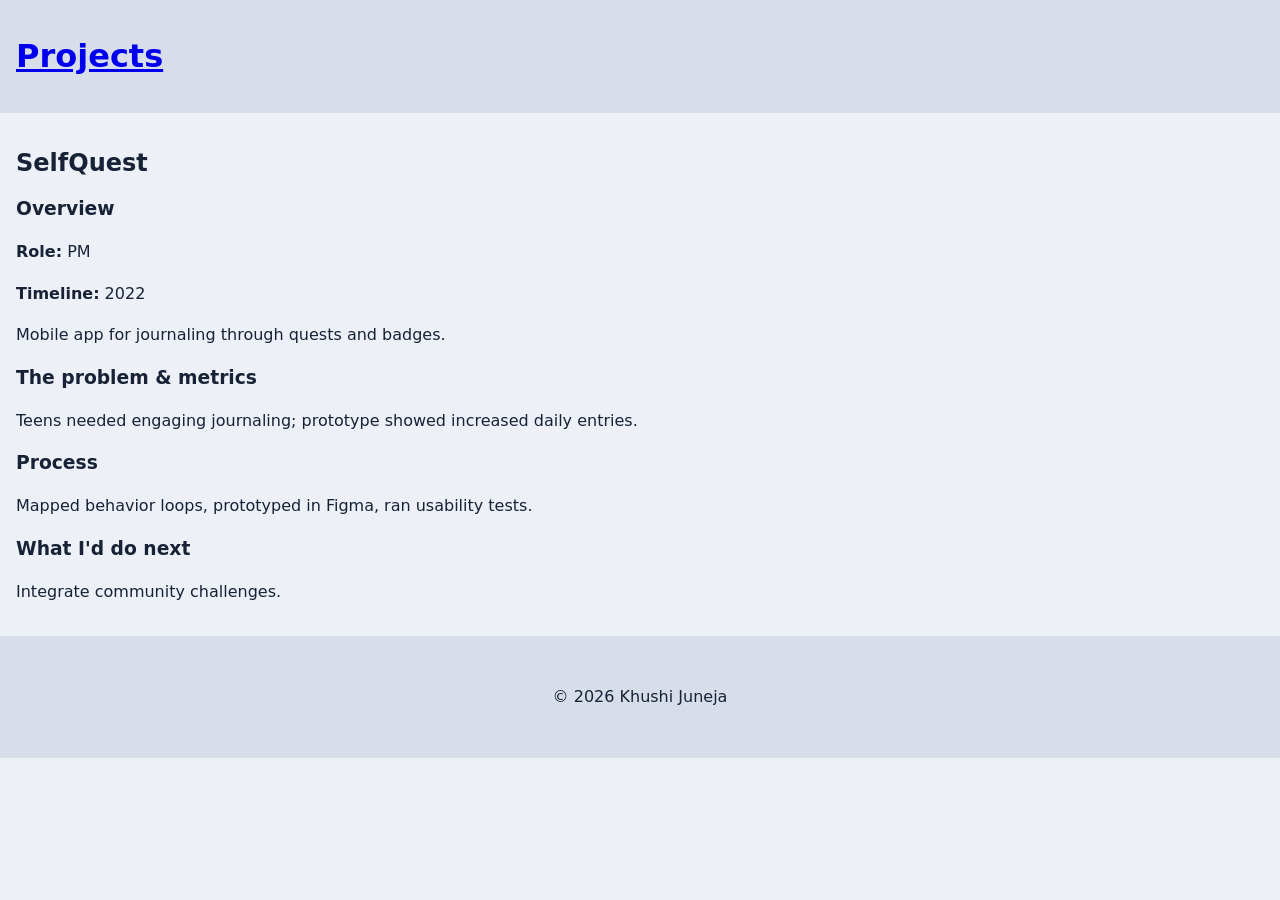
<file: projects/selfquest/index.html>
<!doctype html>
<html lang="en">
<head>
<meta charset="utf-8">
<title>SelfQuest — Khushi Juneja</title>
<meta name="viewport" content="width=device-width, initial-scale=1">
<meta name="description" content="SelfQuest">
<link rel="icon" href="/assets/favicon.svg" type="image/svg+xml">
<link rel="stylesheet" href="/assets/styles.css">
</head>
<body>
<a class="skip-link" href="#main">Skip to content</a>
<header><h1><a href="/projects/">Projects</a></h1></header>
<main id="main">
  <article>
    <h2>SelfQuest</h2>
    <section>
      <h3>Overview</h3>
      <p><strong>Role:</strong> PM</p>
      <p><strong>Timeline:</strong> 2022</p>
      <p>Mobile app for journaling through quests and badges.</p>
    </section>
    <section>
      <h3>The problem & metrics</h3>
      <p>Teens needed engaging journaling; prototype showed increased daily entries.</p>
    </section>
    <section>
      <h3>Process</h3>
      <p>Mapped behavior loops, prototyped in Figma, ran usability tests.</p>
    </section>
    <section>
      <h3>What I'd do next</h3>
      <p>Integrate community challenges.</p>
    </section>
  </article>
</main>
<footer><p>&copy; <span id="year"></span> Khushi Juneja</p></footer>
<script src="/assets/app.js" defer></script>
<script>document.getElementById('year').textContent=new Date().getFullYear();</script>
</body>
</html>
</file>
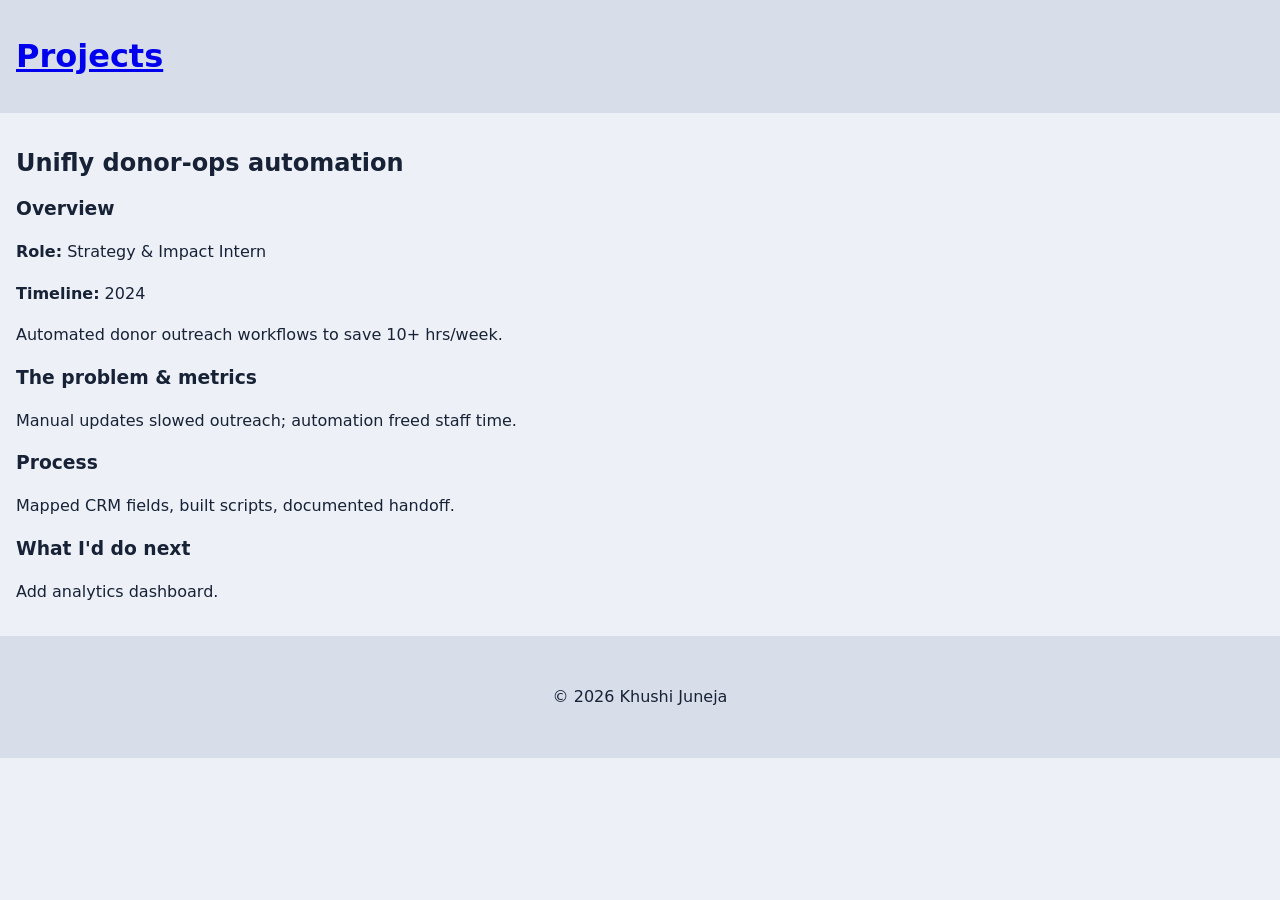
<file: projects/unifly-automations/index.html>
<!doctype html>
<html lang="en">
<head>
<meta charset="utf-8">
<title>Unifly automations — Khushi Juneja</title>
<meta name="viewport" content="width=device-width, initial-scale=1">
<meta name="description" content="Unifly donor-ops automation">
<link rel="icon" href="/assets/favicon.svg" type="image/svg+xml">
<link rel="stylesheet" href="/assets/styles.css">
</head>
<body>
<a class="skip-link" href="#main">Skip to content</a>
<header><h1><a href="/projects/">Projects</a></h1></header>
<main id="main">
  <article>
    <h2>Unifly donor-ops automation</h2>
    <section>
      <h3>Overview</h3>
      <p><strong>Role:</strong> Strategy & Impact Intern</p>
      <p><strong>Timeline:</strong> 2024</p>
      <p>Automated donor outreach workflows to save 10+ hrs/week.</p>
    </section>
    <section>
      <h3>The problem & metrics</h3>
      <p>Manual updates slowed outreach; automation freed staff time.</p>
    </section>
    <section>
      <h3>Process</h3>
      <p>Mapped CRM fields, built scripts, documented handoff.</p>
    </section>
    <section>
      <h3>What I'd do next</h3>
      <p>Add analytics dashboard.</p>
    </section>
  </article>
</main>
<footer><p>&copy; <span id="year"></span> Khushi Juneja</p></footer>
<script src="/assets/app.js" defer></script>
<script>document.getElementById('year').textContent=new Date().getFullYear();</script>
</body>
</html>
</file>
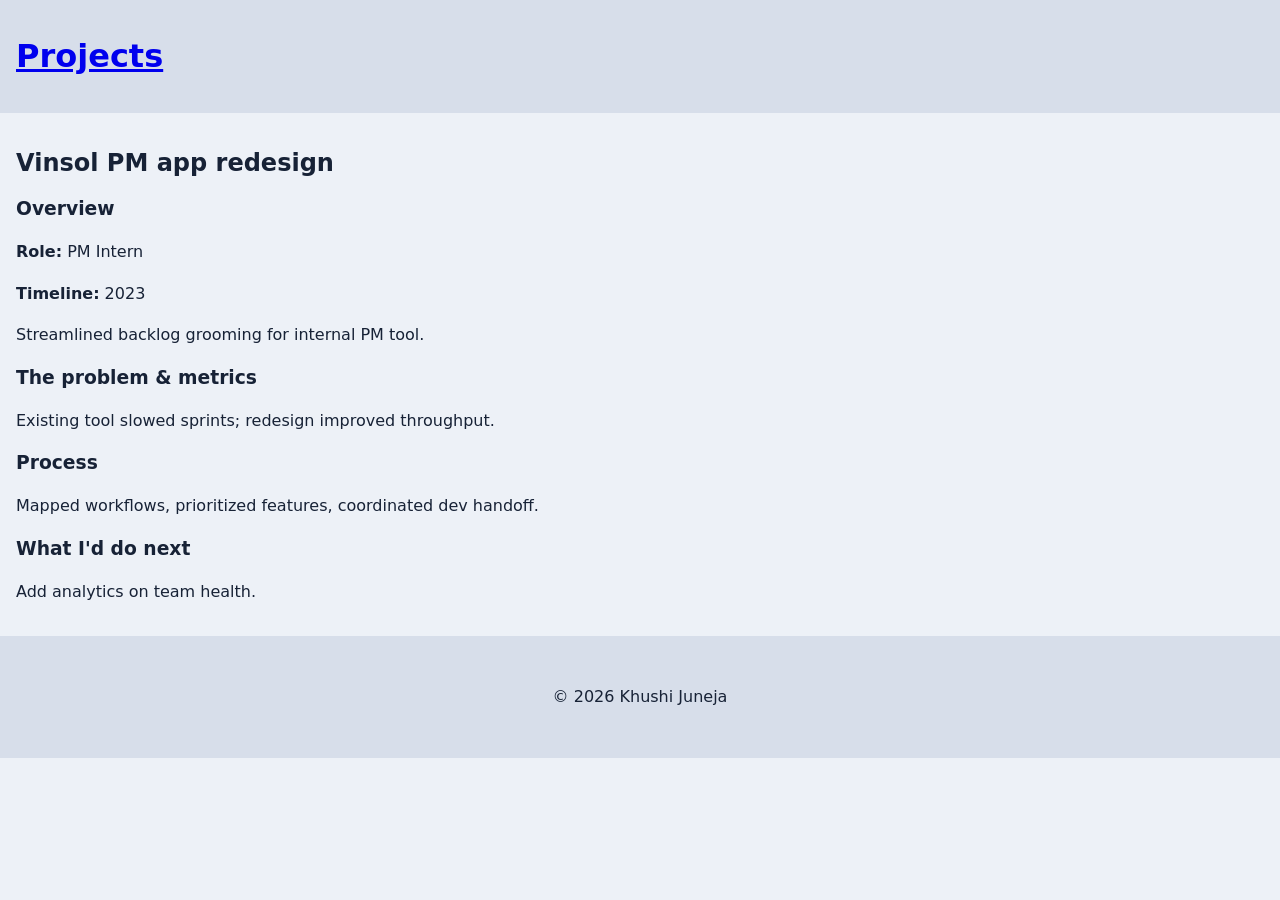
<file: projects/vinsol-pm/index.html>
<!doctype html>
<html lang="en">
<head>
<meta charset="utf-8">
<title>Vinsol PM redesign — Khushi Juneja</title>
<meta name="viewport" content="width=device-width, initial-scale=1">
<meta name="description" content="Vinsol PM app redesign">
<link rel="icon" href="/assets/favicon.svg" type="image/svg+xml">
<link rel="stylesheet" href="/assets/styles.css">
</head>
<body>
<a class="skip-link" href="#main">Skip to content</a>
<header><h1><a href="/projects/">Projects</a></h1></header>
<main id="main">
  <article>
    <h2>Vinsol PM app redesign</h2>
    <section>
      <h3>Overview</h3>
      <p><strong>Role:</strong> PM Intern</p>
      <p><strong>Timeline:</strong> 2023</p>
      <p>Streamlined backlog grooming for internal PM tool.</p>
    </section>
    <section>
      <h3>The problem & metrics</h3>
      <p>Existing tool slowed sprints; redesign improved throughput.</p>
    </section>
    <section>
      <h3>Process</h3>
      <p>Mapped workflows, prioritized features, coordinated dev handoff.</p>
    </section>
    <section>
      <h3>What I'd do next</h3>
      <p>Add analytics on team health.</p>
    </section>
  </article>
</main>
<footer><p>&copy; <span id="year"></span> Khushi Juneja</p></footer>
<script src="/assets/app.js" defer></script>
<script>document.getElementById('year').textContent=new Date().getFullYear();</script>
</body>
</html>
</file>
<file: style.css>
/* ===============================
   Light theme — white / green / black (no gradients)
   Dynamic spacing via clamp()
   =============================== */
:root{
  /* Palette */
  --bg: #ffffff;
  --surface: #ffffff;
  --text: #0a0e11;
  --muted: #3f4a57;
  --accent: #0f9d58;        /* prominent green */
  --accent-strong: #0b7a45; /* darker green */
  --accent-tint: #ecfdf5;   /* green-50 */
  --border: #e5e7eb;
  --border-green: #bbf7d0;  /* green-200 */
  --shadow: 0 2px 6px rgba(2,6,23,.06), 0 12px 28px rgba(2,6,23,.10);

  /* Radii & fluid spacing */
  --radius: 14px;
  --space-2xs: clamp(.3rem, .25rem + .2vw, .45rem);
  --space-xs:  clamp(.5rem, .45rem + .4vw, .8rem);
  --space-sm:  clamp(.75rem, .6rem + .6vw, 1.05rem);
  --space-md:  clamp(1rem, .9rem + .8vw, 1.5rem);
  --space-lg:  clamp(1.5rem, 1.2rem + 1.2vw, 2.25rem);
  --space-xl:  clamp(2rem, 1.6rem + 2vw, 3rem);

  --content-max: 72ch;
}

/* Base */
* { box-sizing: border-box; }
html, body { height: 100%; }
body{
  margin: 0;
  color: var(--text);
  background: var(--bg);
  font: 16px/1.6 system-ui, -apple-system, "Segoe UI", Roboto, Helvetica, Arial, "Apple Color Emoji", "Segoe UI Emoji";
  text-rendering: optimizeLegibility;
}

a { color: var(--accent-strong); text-decoration: none; }
a:hover { text-decoration: underline; }
p, ul, ol, dl { margin: 0; }
ul { padding-left: 1.1rem; }
small { font-size: .875rem; }
.muted { color: var(--muted); }
.small { font-size: .9rem; }

/* Typewriter (system monospace) for reflective titles in Musings */
.typewriter{
  font-family: ui-monospace, SFMono-Regular, Menlo, Monaco, Consolas, "Liberation Mono", "Courier New", monospace;
  letter-spacing: .2px;
}

/* Focus */
:focus-visible{
  outline: 2px solid var(--accent-strong);
  outline-offset: 3px;
  border-radius: 8px;
}

/* Skip link */
.skip-link{
  position: absolute; left: -9999px;
  background: var(--accent-strong); color: #fff;
  padding: var(--space-xs) var(--space-sm);
  border-radius: 8px;
}
.skip-link:focus{ left: var(--space-sm); top: var(--space-sm); }

/* Layout */
.wrap{ max-width: var(--content-max); margin-inline: auto; padding: 0 var(--space-md); }
.section{ padding: var(--space-xl) 0; border-top: 2px solid var(--border); }

/* Stacks & clusters */
.stack-2xs > * + * { margin-top: var(--space-2xs); }
.stack-xs  > * + * { margin-top: var(--space-xs); }
.stack-sm  > * + * { margin-top: var(--space-sm); }
.stack-md  > * + * { margin-top: var(--space-md); }
.stack-lg  > * + * { margin-top: var(--space-lg); }
.cluster{ display: flex; flex-wrap: wrap; align-items: center; gap: var(--space-sm); }

/* Cards */
.card{
  background: var(--surface);
  border: 1px solid var(--border);
  border-radius: var(--radius);
  box-shadow: var(--shadow);
  padding: clamp(1rem, .8rem + 1vw, 1.75rem);
  transition: border-color .2s ease, box-shadow .2s ease;
}
.card:hover, .card:focus-within{
  border-color: var(--border-green);
  box-shadow: 0 3px 10px rgba(11,122,69,.08), 0 16px 36px rgba(2,6,23,.12);
}

/* Header/Nav */
.site-header{
  position: sticky; top: 0; z-index: 10;
  background: rgba(255,255,255,.92);
  backdrop-filter: saturate(140%) blur(6px);
  border-bottom: 2px solid var(--border);
}
.brand{
  font-weight: 800; letter-spacing: .3px; color: var(--text);
  padding: var(--space-xs) 0; border-bottom: 3px solid transparent;
}
.brand:hover{ border-bottom-color: var(--accent); }

.site-nav ul{ list-style: none; padding: 0; margin: 0; }
.site-nav a{
  padding: clamp(.45rem,.35rem + .4vw,.7rem) clamp(.6rem,.5rem + .6vw,1rem);
  border-radius: 10px; color: var(--text);
}
.site-nav a:hover{
  background: var(--accent-tint); color: var(--accent-strong); text-decoration: none;
}

/* Section labels with green underline */
.section-label{
  font-size: clamp(1.05rem,.9rem + .6vw,1.25rem);
  font-weight: 800; letter-spacing: .3px;
  display: inline-block; padding-bottom: .25rem;
  border-bottom: 3px solid var(--accent);
}

/* Musings (text-only carousel) */
.carousel{ padding: clamp(1rem,.8rem + 1vw,1.6rem); }
.carousel-viewport{
  overflow: hidden; border-radius: calc(var(--radius) - 4px);
  border: 1px solid var(--border); background: #fff;
}
.carousel-track{
  list-style: none; padding: 0; margin: 0;
  display: grid; grid-auto-flow: column; grid-auto-columns: 100%;
  transition: transform .5s ease;
}
.carousel li{ padding: 0; }

.slide{
   display: grid; grid-template-columns: 1fr;
   gap: var(--space-sm);
   padding: clamp(1rem,.9rem + 1vw,1.6rem);
   min-height: clamp(160px, 120px + 6vw, 240px);
   border-left: 4px solid var(--accent);
   padding-left: 10px;
}
.slide h3{ margin: 0; font-size: clamp(1.05rem,.9rem + .8vw,1.35rem); line-height: 1.3; }
.slide h3 a{ color: var(--text); border-bottom: 2px solid transparent; }
.slide h3 a:hover{ color: var(--accent-strong); border-bottom-color: var(--accent); }
.slide p{ color: #1f2937; }
.slide .subtitle{ color: var(--muted); }

.carousel-controls{ justify-content: flex-end; margin-top: var(--space-sm); }
.btn{
  background: var(--text); color: #fff; border: 1px solid var(--text);
  padding: clamp(.5rem,.45rem + .4vw,.8rem) clamp(.7rem,.6rem + .6vw,1.1rem);
  border-radius: 12px; cursor: pointer; transition: background .15s ease, transform .05s ease;
}
.btn:hover{ background: #11151a; }
.btn:active{ transform: translateY(1px); }

/* Projects */
.projects-grid{ display: grid; gap: clamp(1rem,.9rem + 1vw,1.6rem); grid-template-columns: 1fr; }
.project h3{ font-size: clamp(1rem,.9rem + .6vw,1.2rem); }
.tags{ list-style: none; padding: 0; margin: 0; }
.tags li{
  background: var(--accent-tint);
  border: 1px solid var(--border-green);
  padding: clamp(.25rem,.2rem + .3vw,.5rem) clamp(.5rem,.45rem + .4vw,.8rem);
  border-radius: 999px; font-size: clamp(.78rem,.7rem + .3vw,.9rem); color: #065f46;
}
.actions a{ border-bottom: 2px solid var(--accent); color: var(--accent-strong); padding-bottom: 2px; }
.project:hover{ border-color: var(--border-green); }

/* About grid */
.about-grid{ display: grid; gap: clamp(1rem,.9rem + 1vw,1.6rem); grid-template-columns: 1fr; }
#resume-title, #edu-title, #skills-title, #lang-title, #contact-title{
  border-left: 4px solid var(--accent); padding-left: var(--space-xs);
}

/* Footer */
.site-footer{ border-top: 2px solid var(--border); padding: var(--space-lg) 0; color: var(--muted); }

/* Responsive */
@media (min-width: 640px){
  .projects-grid{ grid-template-columns: repeat(2, 1fr); }
  .about-grid{ grid-template-columns: repeat(2, 1fr); }
}
@media (min-width: 960px){
  .carousel-track{ grid-auto-columns: 100%; }
  .projects-grid{ grid-template-columns: repeat(3, 1fr); }
}

/* Reveal on scroll */
.reveal{ opacity: 0; transform: translateY(8px); transition: opacity .3s ease, transform .3s ease; }
.reveal.revealed{ opacity: 1; transform: none; }
@media (prefers-reduced-motion: reduce){
  .carousel-track{ transition: none; }
  .reveal{ opacity: 1; transform: none; transition: none; }
}
</file>
<file: assets/styles.css>
:root {
  --bg: #fff;
  --surface: #f5f5f5;
  --text: #111;
  --muted: #666;
  --accent: #0067c5;
  --accent-contrast: #fff;
  --radius: 8px;
  --shadow: 0 2px 4px rgba(0,0,0,0.1);
  --transition: 0.2s ease-in-out;
}

@media (prefers-reduced-motion: reduce) {
  * { transition: none !important; animation: none !important; }
}

html {
  box-sizing: border-box;
  scroll-behavior: smooth;
}
*, *:before, *:after { box-sizing: inherit; }

body {
  margin: 0;
  font-family: system-ui, sans-serif;
  background: var(--bg);
  color: var(--text);
  line-height: 1.6;
}

img { max-width: 100%; display: block; }

header, footer { background: var(--surface); }

header { padding: 1rem; display: flex; justify-content: space-between; align-items: center; }

main { padding: 1rem; }

h1, h2, h3 { line-height: 1.2; }

.nav-links a { margin-left: 1rem; }

button, a.button {
  background: var(--accent);
  color: var(--accent-contrast);
  border: none;
  padding: 0.5rem 1rem;
  border-radius: var(--radius);
  text-decoration: none;
  display: inline-block;
  cursor: pointer;
}

button[disabled] { opacity: 0.6; cursor: default; }

.card {
  background: var(--surface);
  padding: 1rem;
  border-radius: var(--radius);
  box-shadow: var(--shadow);
  transition: transform var(--transition);
}
.card:hover { transform: translateY(-2px); }

.grid { display: grid; gap: 1rem; }
.grid.projects { grid-template-columns: repeat(auto-fit, minmax(250px, 1fr)); }

.tag {
  display: inline-block;
  background: var(--muted);
  color: var(--bg);
  padding: 0.2rem 0.5rem;
  border-radius: var(--radius);
  font-size: 0.8rem;
}

.skip-link { position: absolute; left: -999px; top: -999px; }
.skip-link:focus { left: 1rem; top: 1rem; }

footer { padding: 2rem 1rem; text-align: center; }

@media print {
  header, .vibe-toggle, .substack, .filters, footer { display: none; }
  body { font-size: 12pt; }
  .card { box-shadow: none; }
}
</file>
